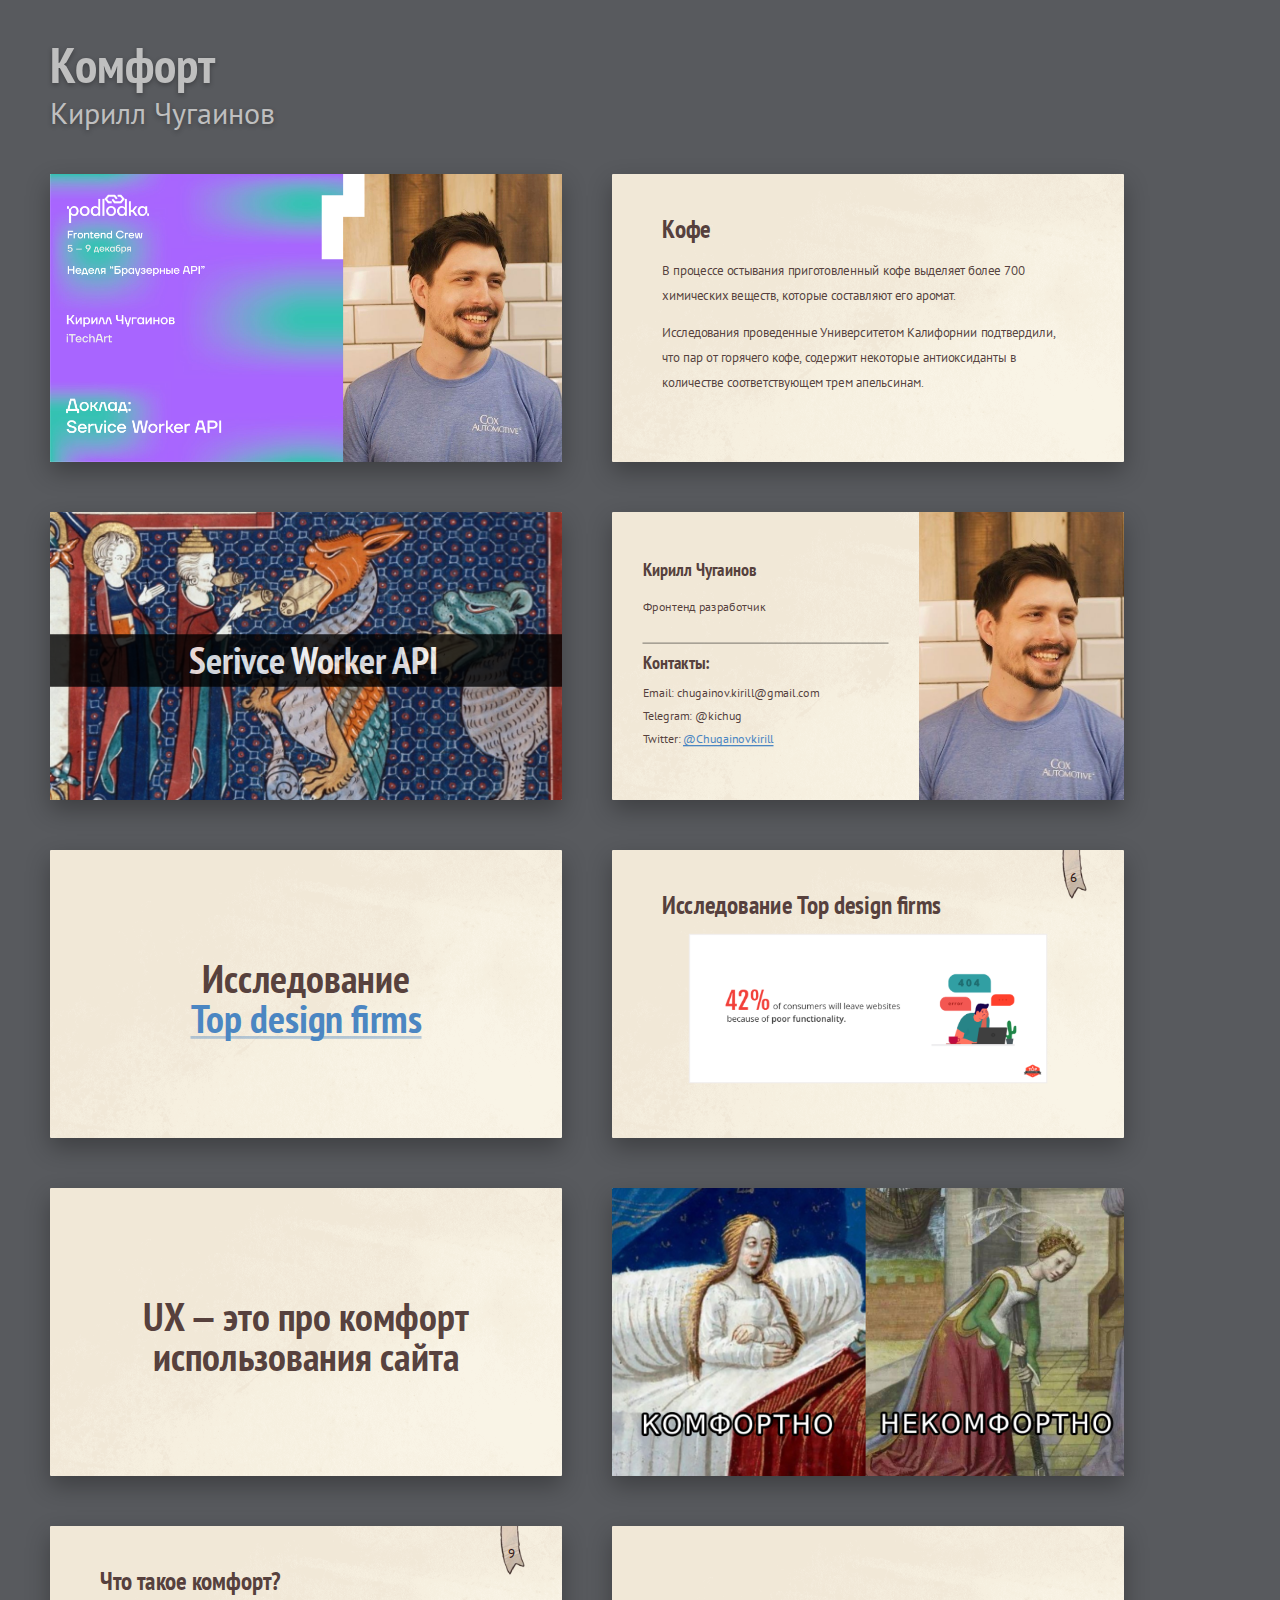
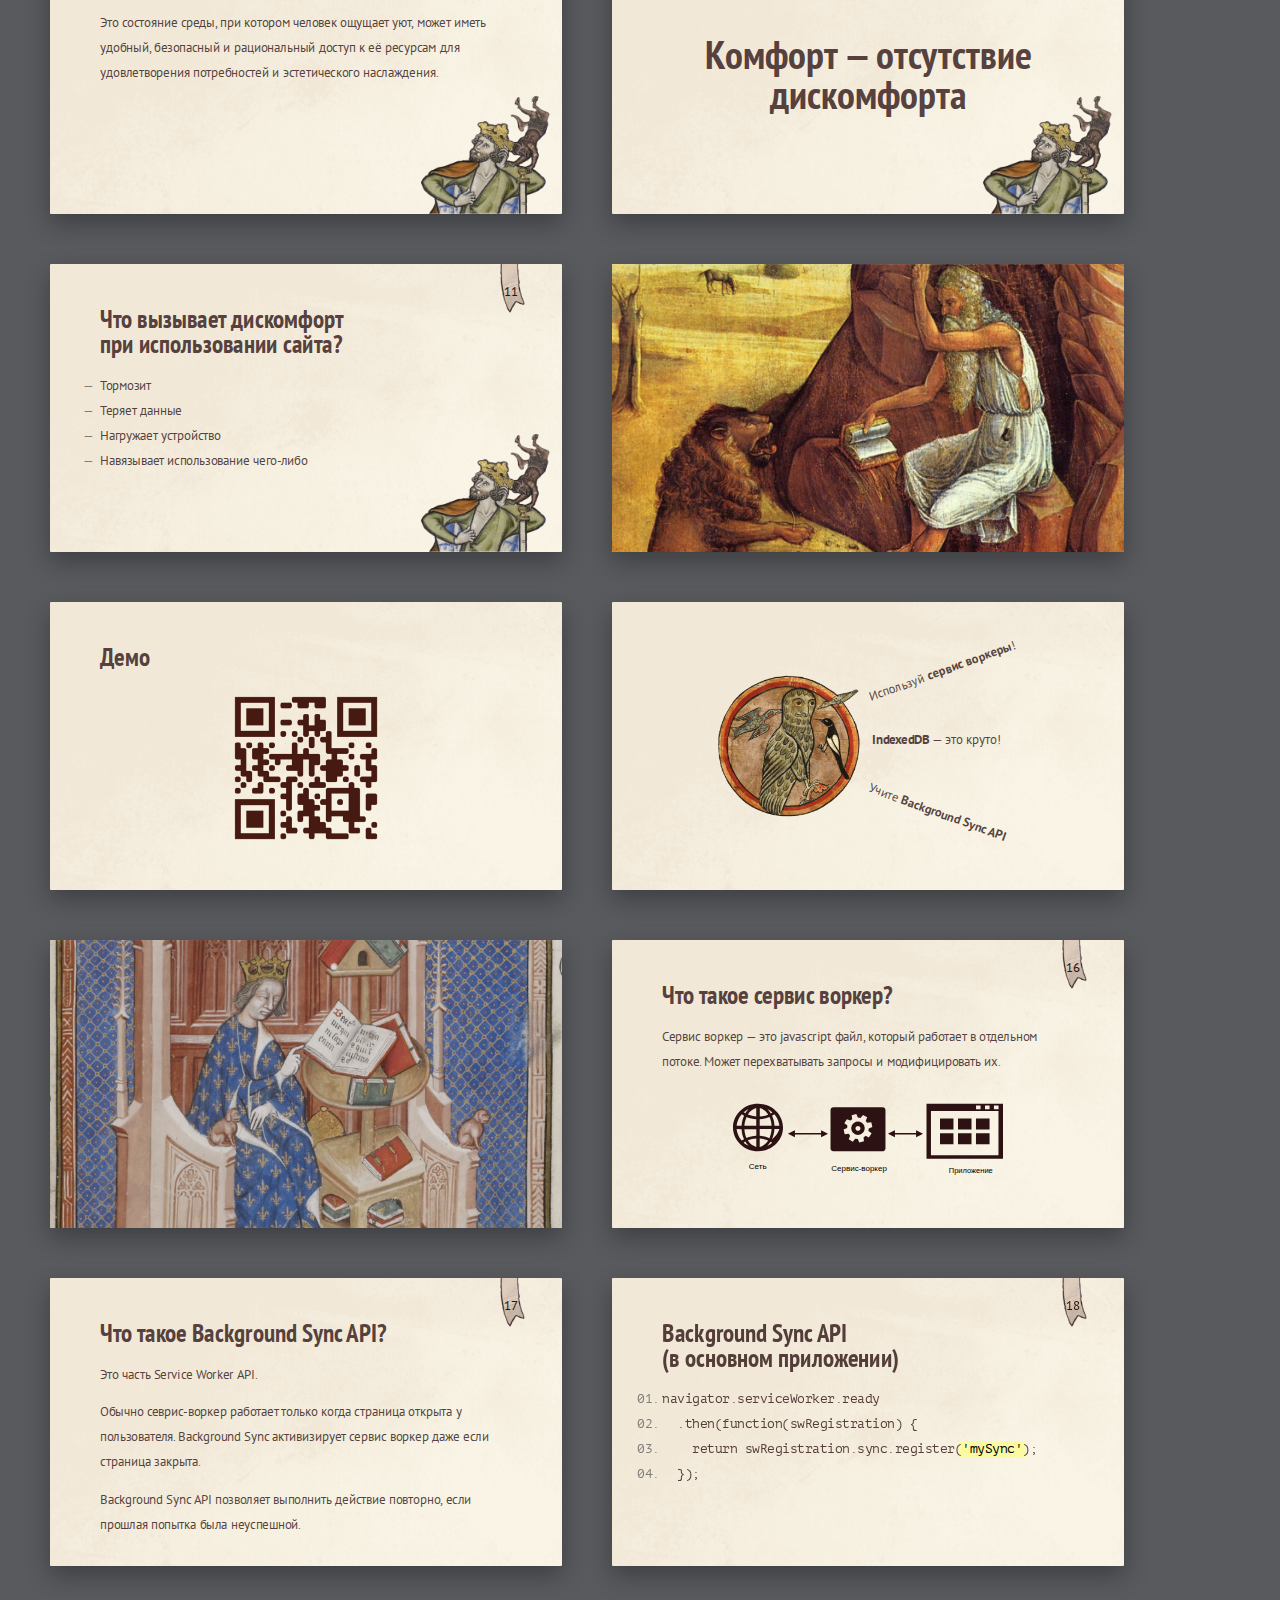
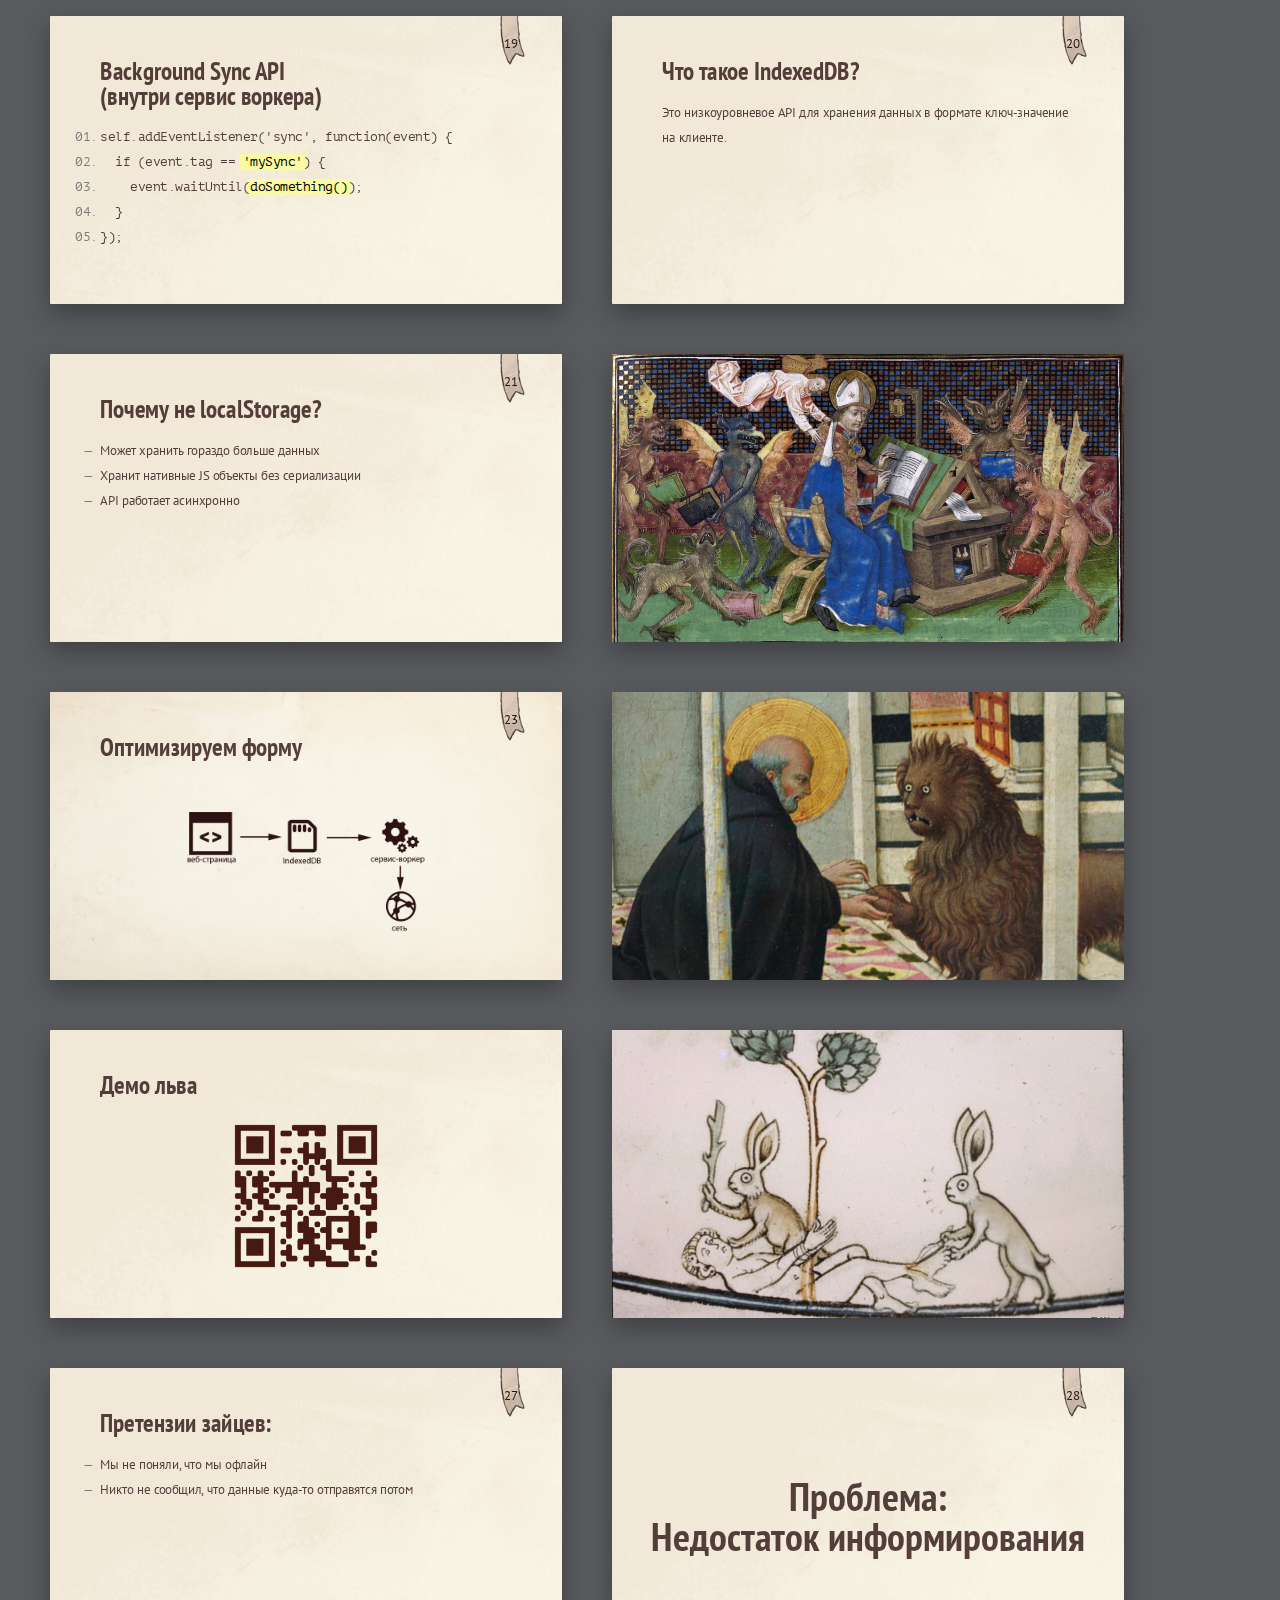
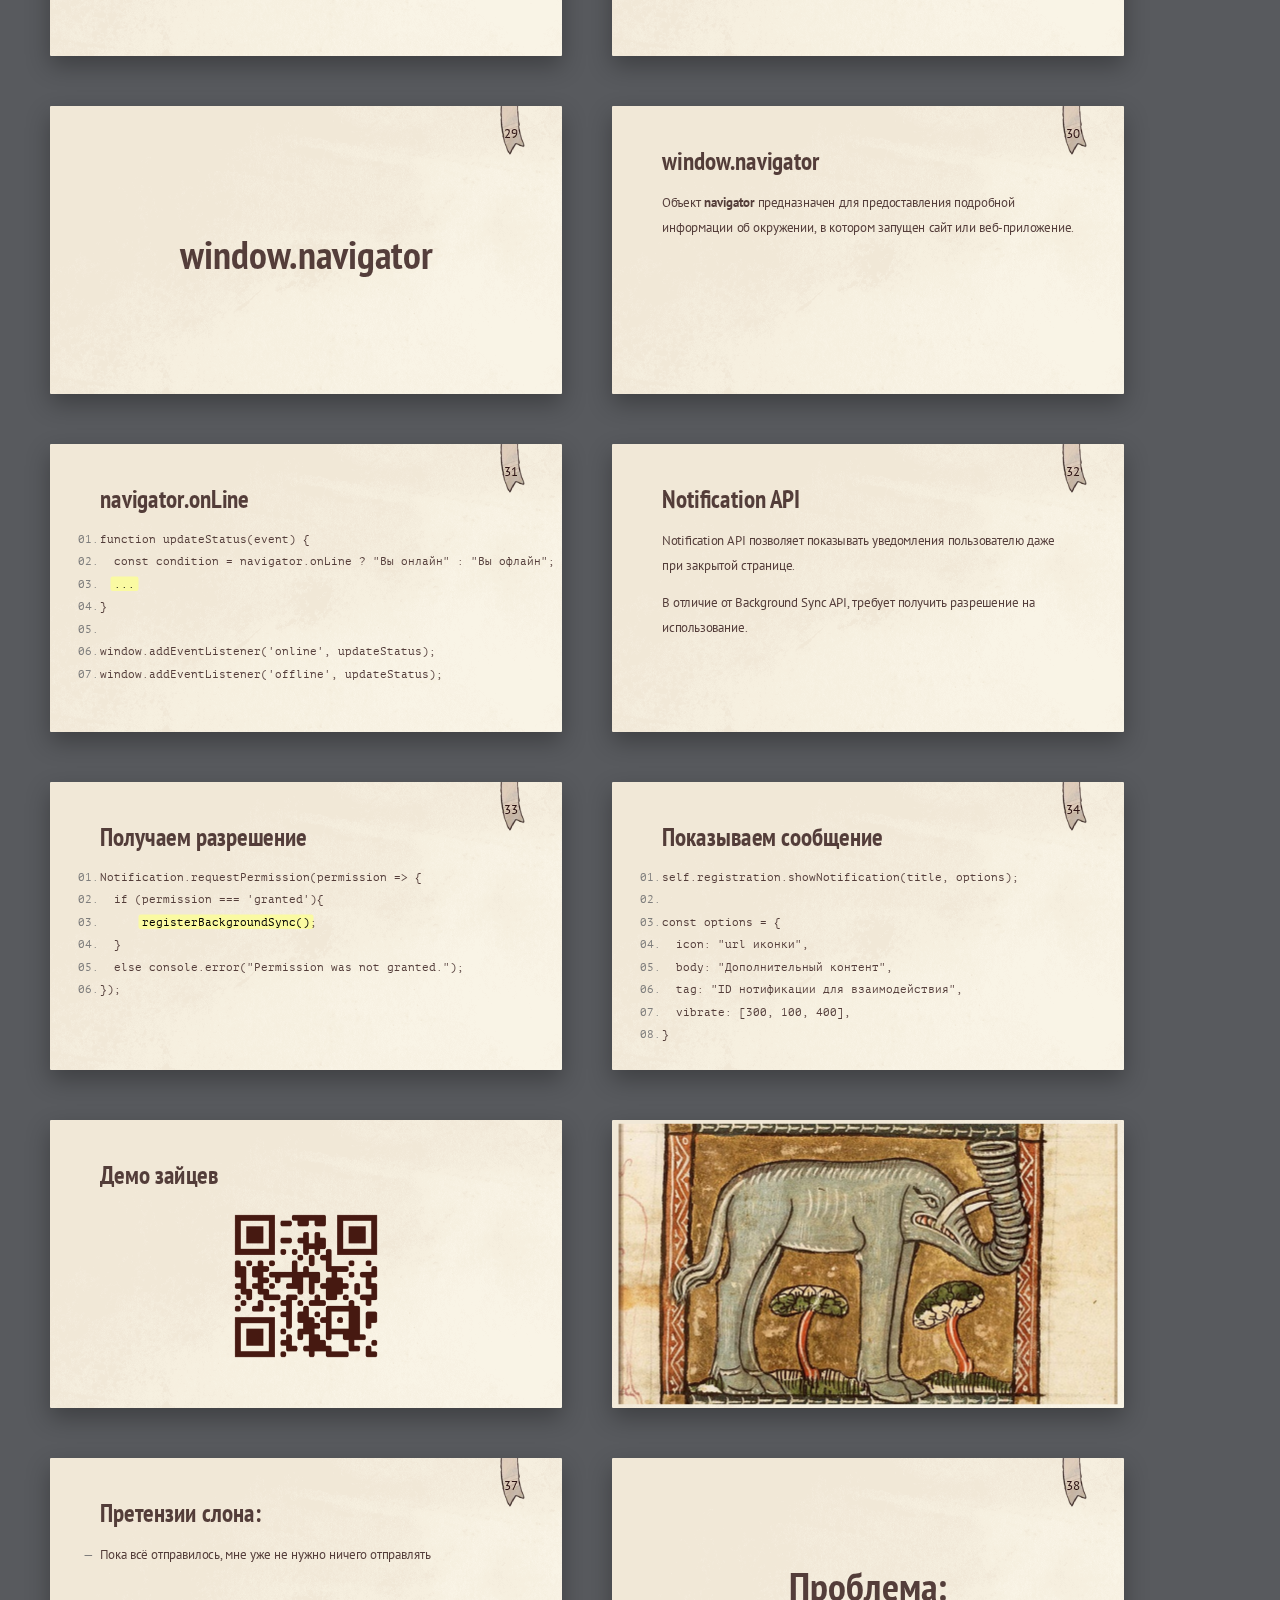
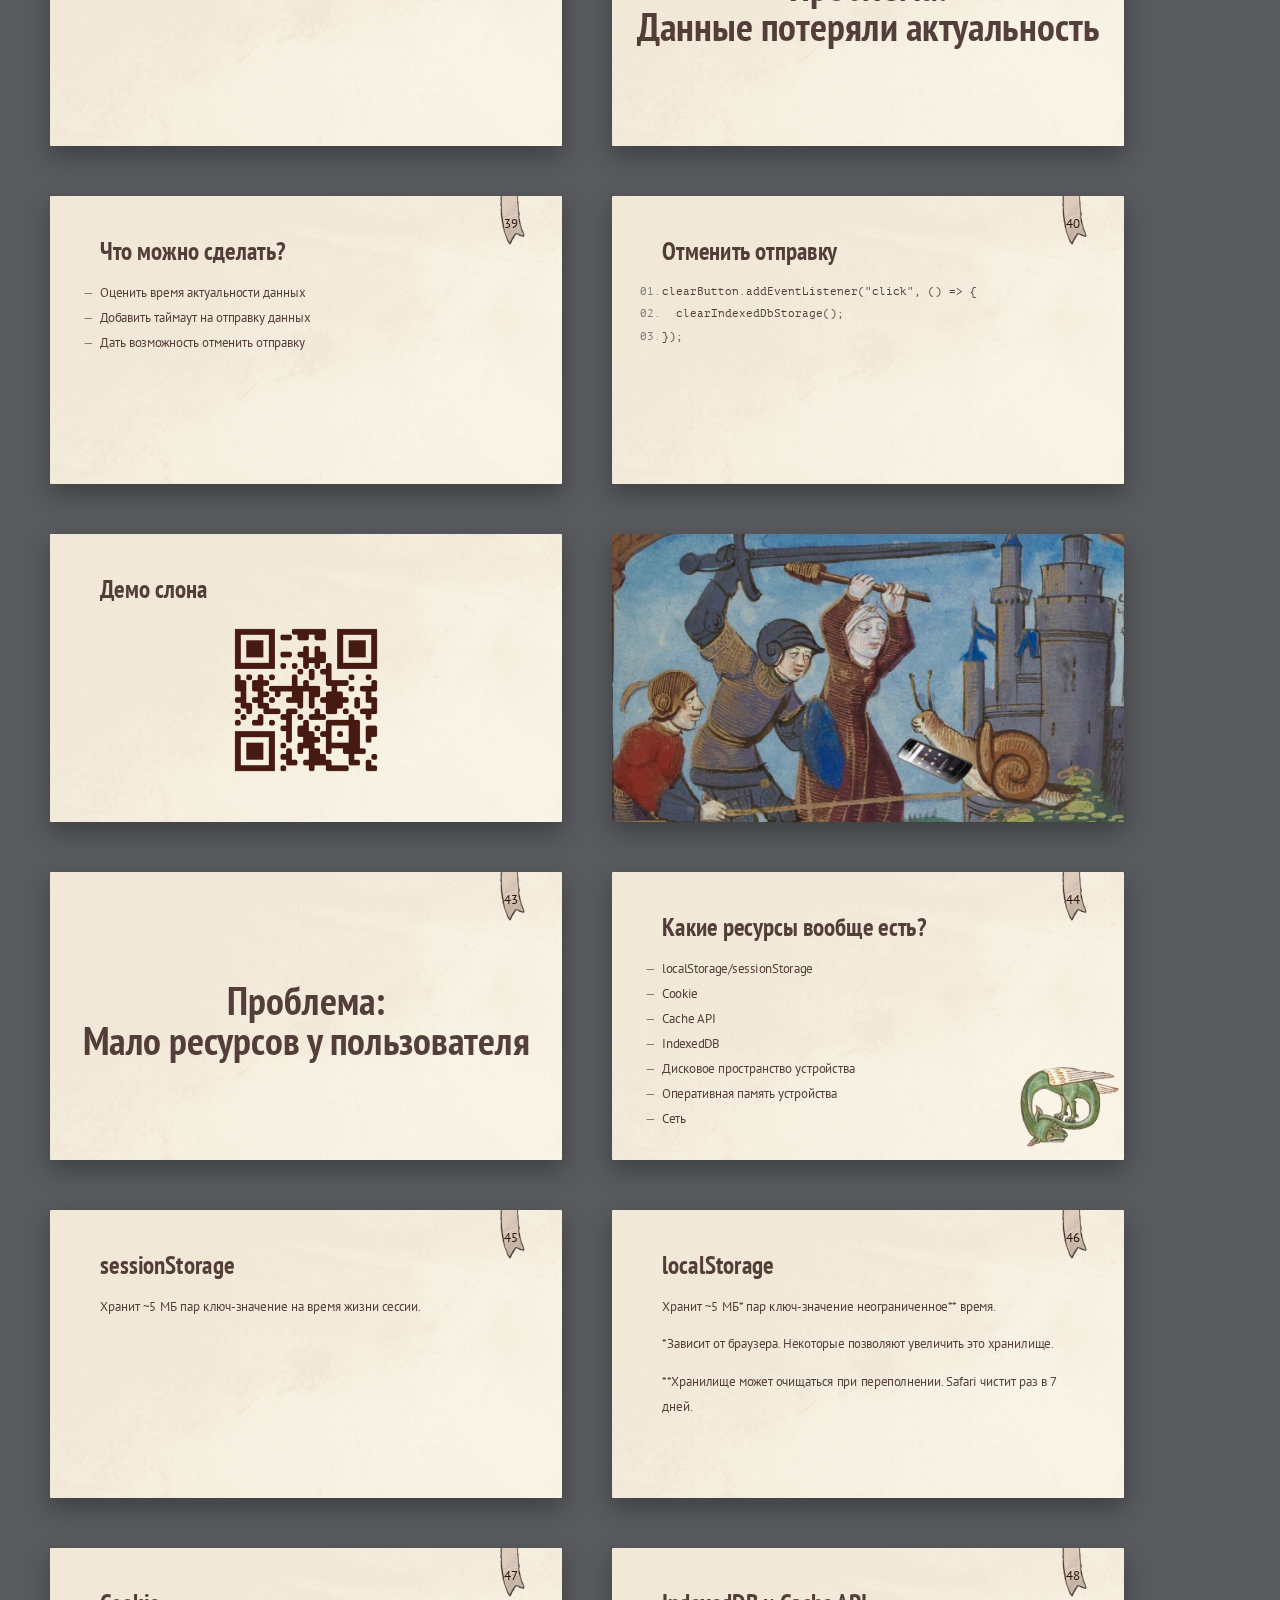
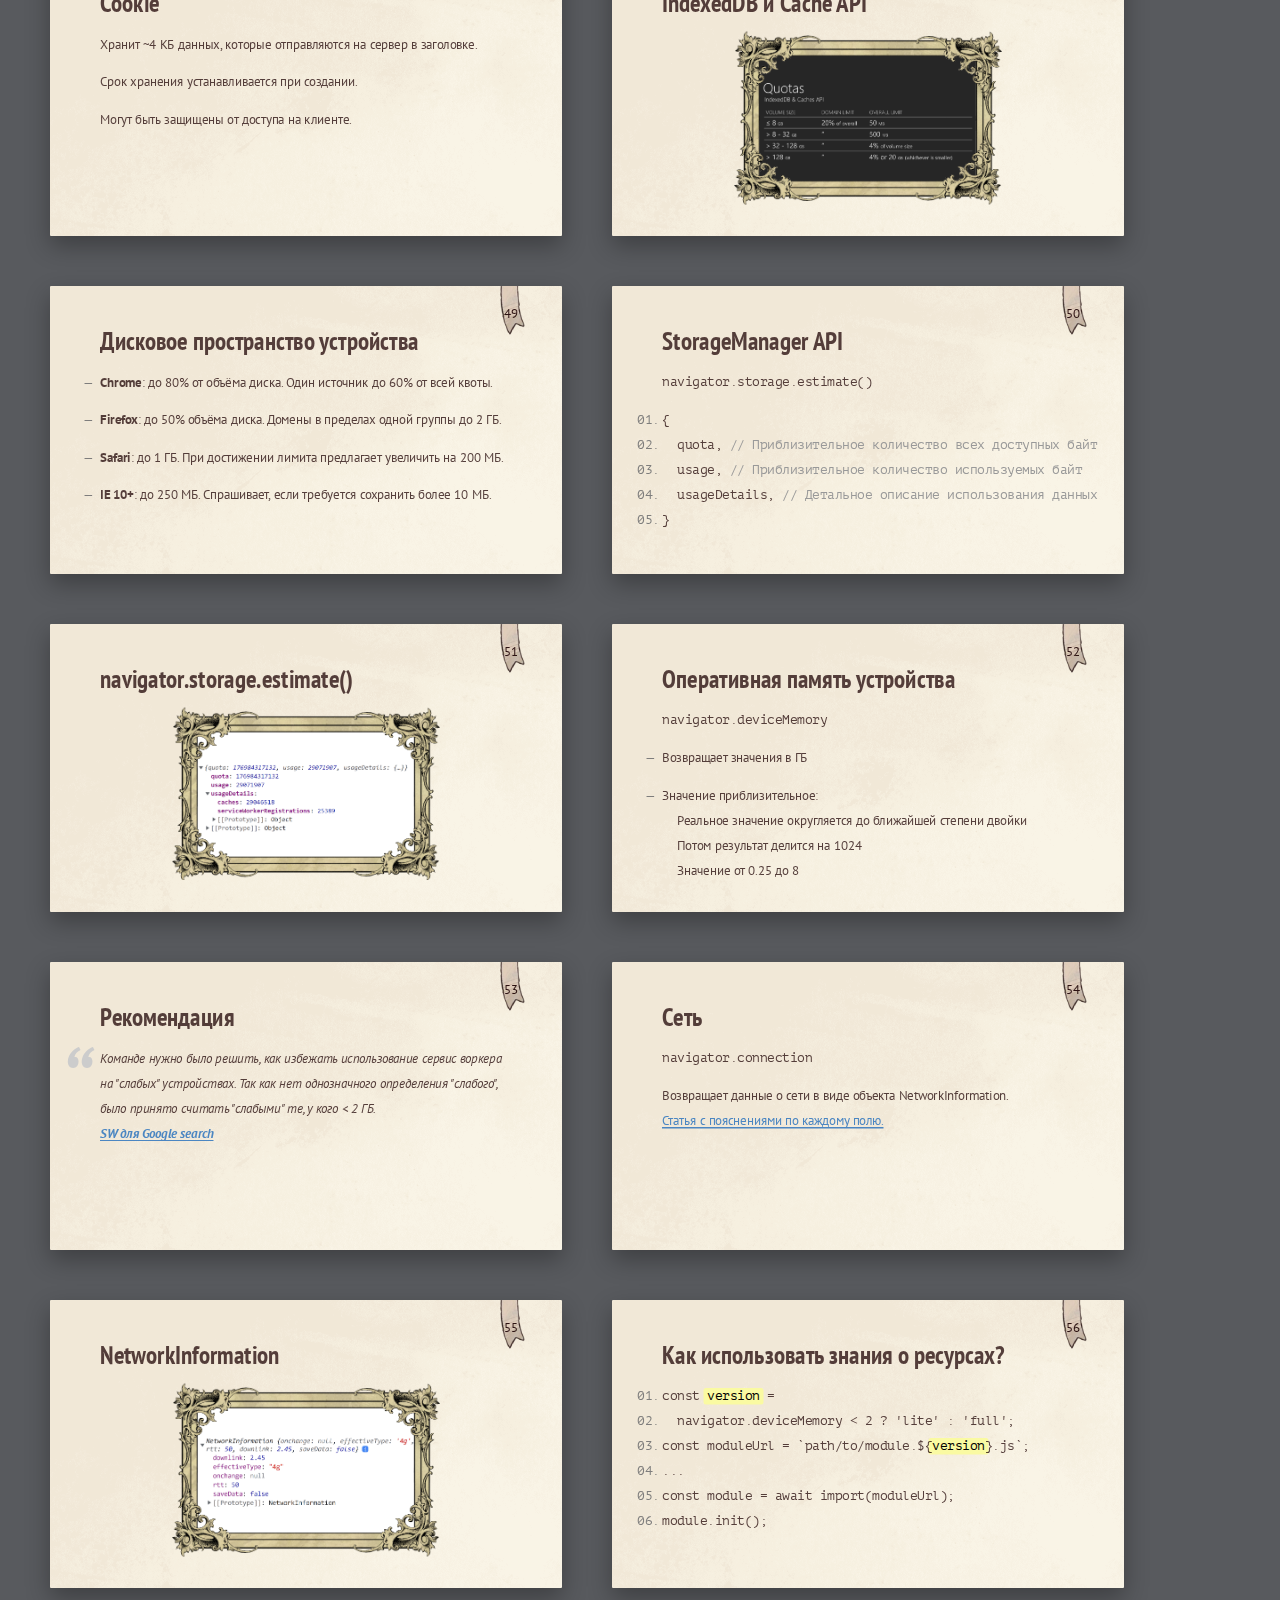
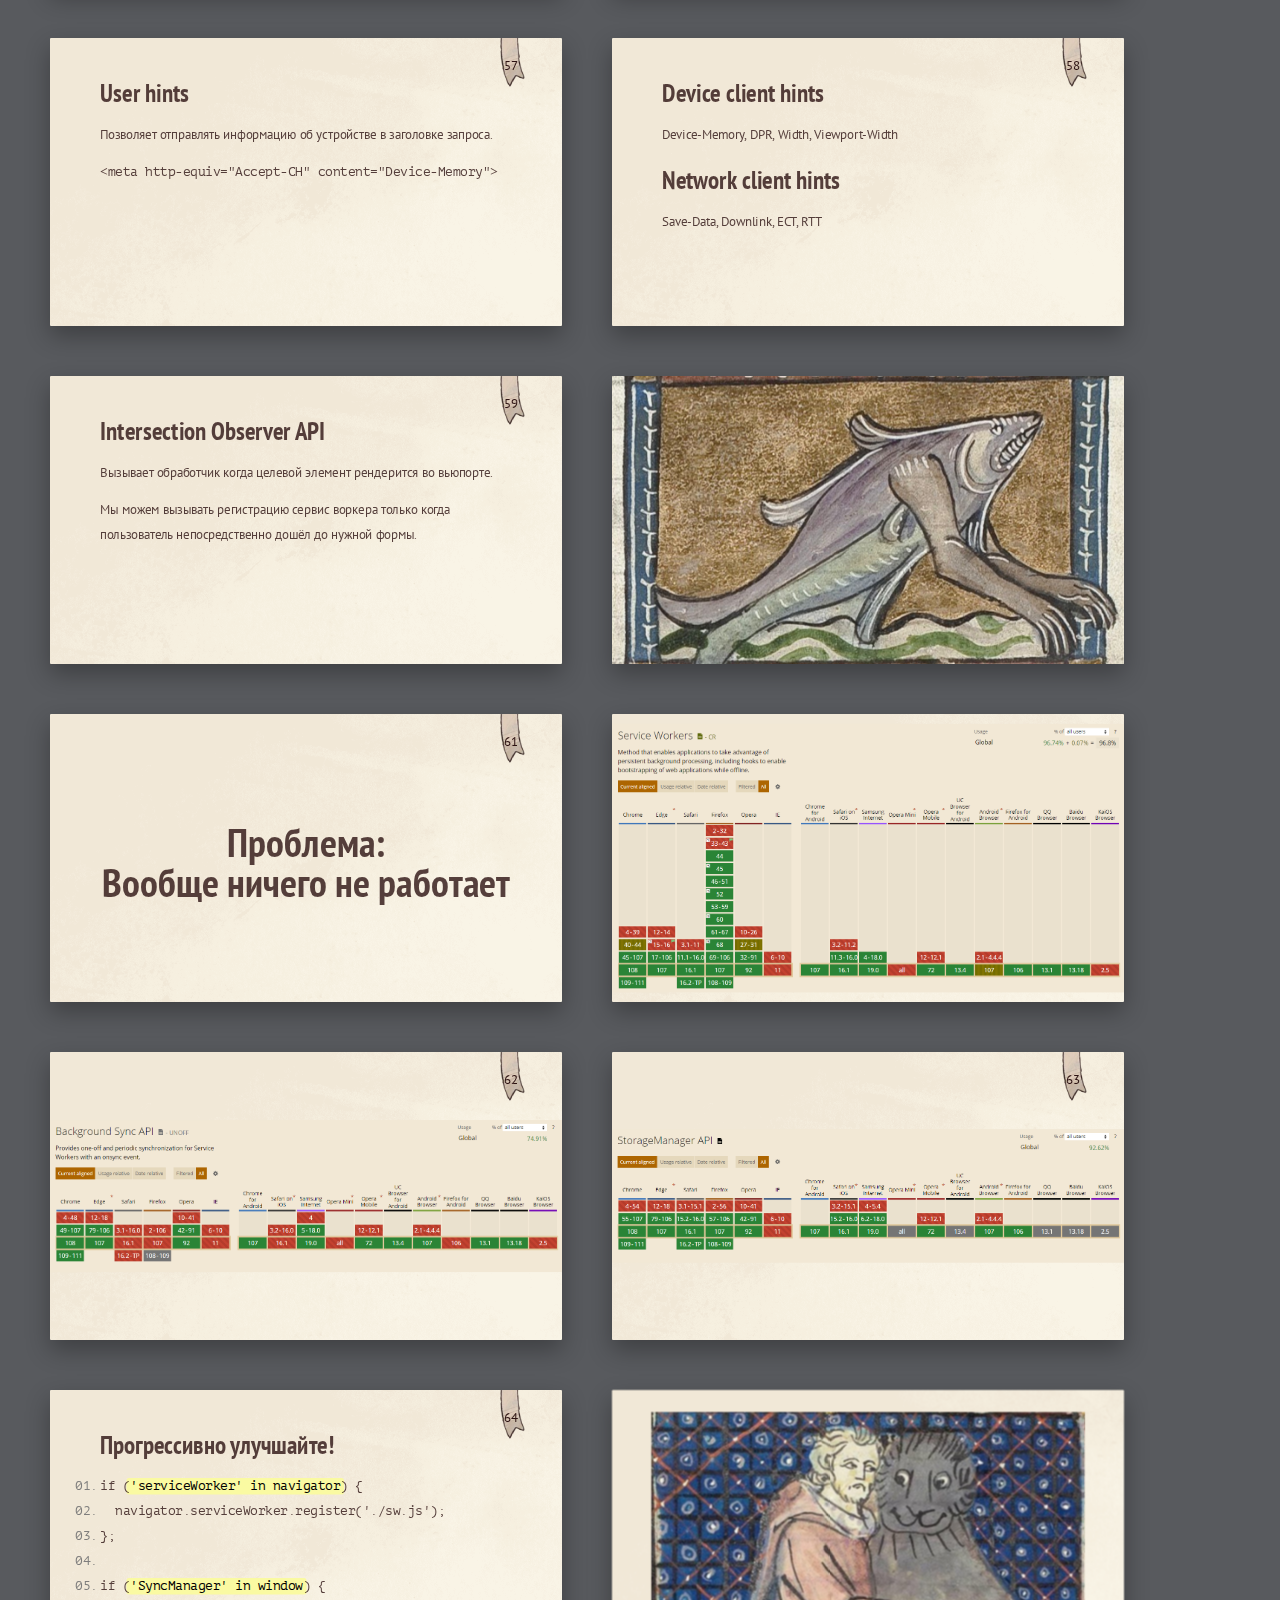
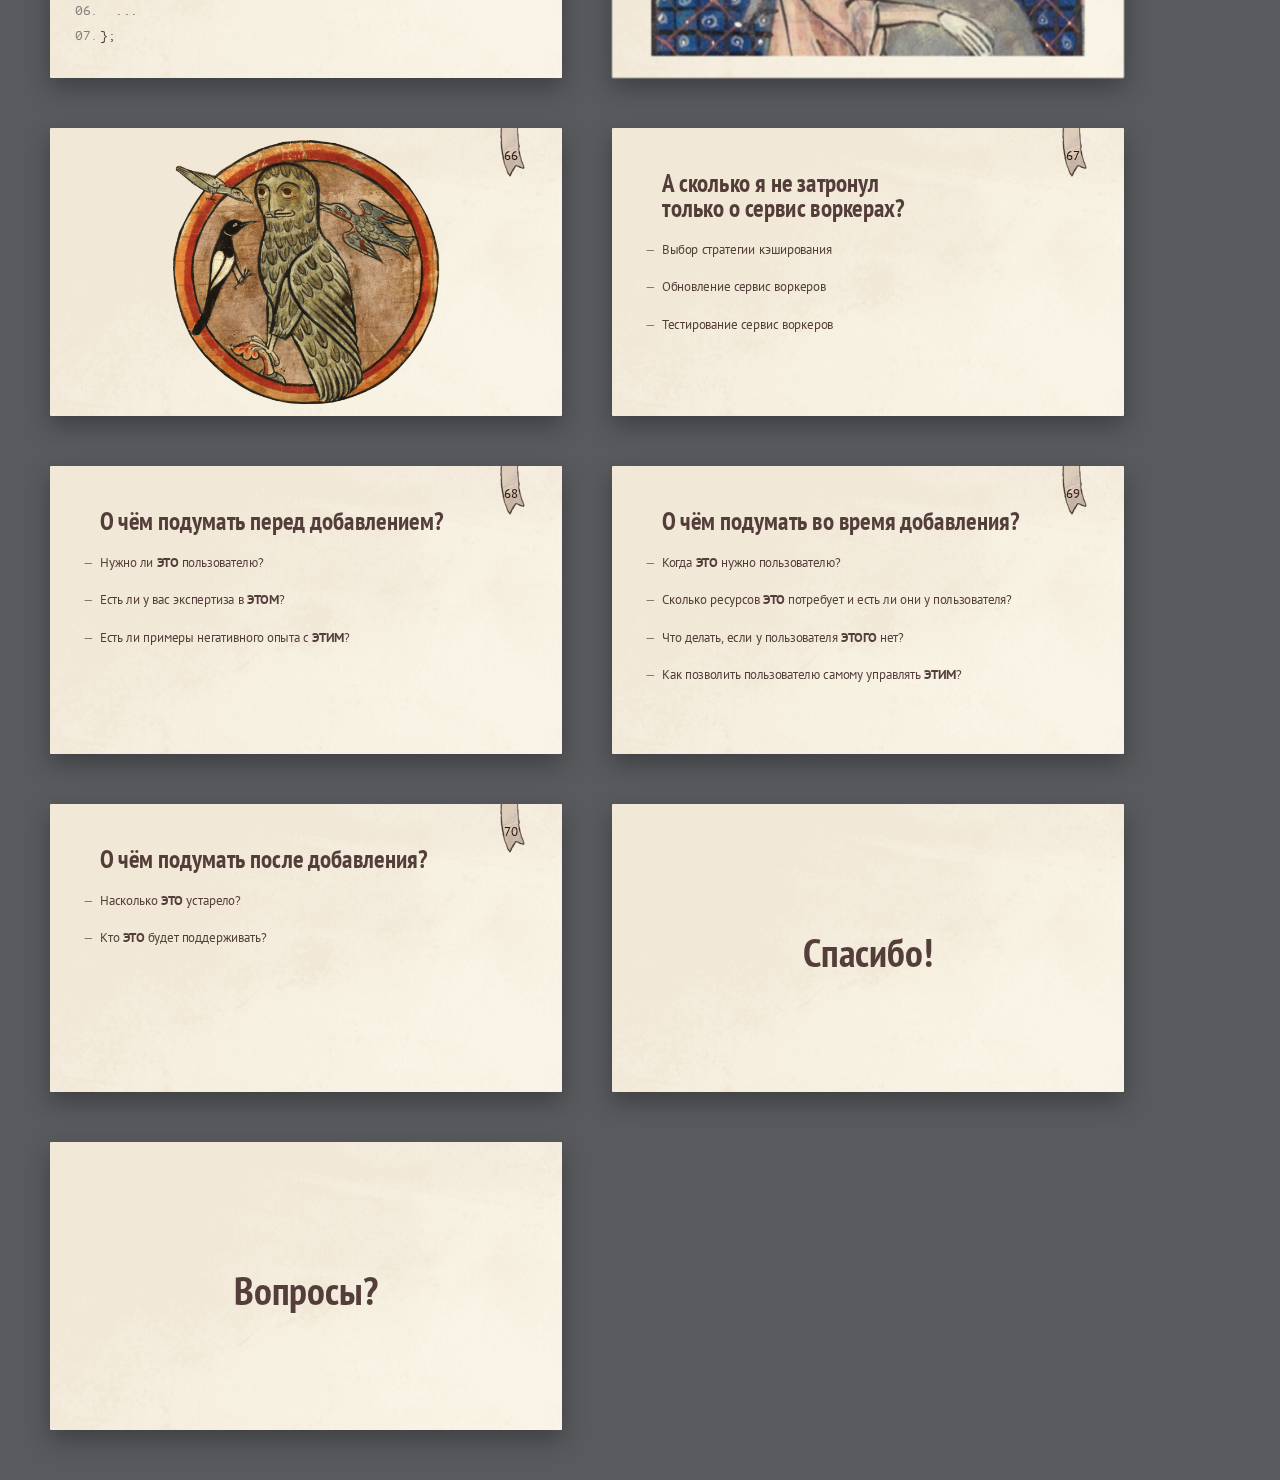
<file: index.html>
<!DOCTYPE html>
<html lang="ru">

<head>
    <title>Комфорт</title>
    <meta charset="utf-8">
    <meta name="viewport" content="width=device-width, initial-scale=1, viewport-fit=cover">
    <link rel="stylesheet" href="shower/themes/ribbon/styles/styles.css">
    <style>
        .shower {
            --slide-ratio: calc(16 / 9);
            --color-gray: #aaa;
            --progress-size: 25px;
        }

        .slide {
            background-image: url(./pictures/background.png);
        }

        .slide h2 {
            color: rgba(44, 18, 18, .8);
        }

        .slide {
            color: rgba(44, 18, 18, .8);
        }

        .slide .shout-less {
            font-size: 80px;
        }

        .cover.shrink-img-80 {
            max-width: 80%;
        }

        .cover.shrink-img-70 {
            max-width: 70%;
        }

        .cover.cover-down {
            top: 55%;
        }

        .small-code {
            font-size: 0.9em;
        }

        .slide::after {
            background-image: url("pictures/banner.png");
            background-position-y: bottom;
            color: rgb(44, 18, 18);
            padding-top: 30px;
            padding-right: 5px;
            left: 900px;
        }

        .slide.without-banner::after {
            display: none;
        }

        .progress::before {
            background-color: transparent;
            background-image: url("pictures/line.png");
            transform: none;
        }
    </style>
</head>

<body class="shower list">

    <header class="caption">
        <h1>Комфорт</h1>
        <p>Кирилл Чугаинов</p>
    </header>

    <section class="slide clear" id="cover">
        <figure>
            <img class="cover" src="pictures/preshow.jpg" alt="">
        </figure>
    </section>

    <section class="slide clear">
        <h2>Кофе</h2>
        <p>В процессе остывания приготовленный кофе выделяет более 700 химических веществ, которые составляют его
            аромат.</p>
        <p>Исследования проведенные Университетом Калифорнии подтвердили, что пар от горячего кофе, содержит некоторые
            антиоксиданты в количестве соответствующем трем апельсинам.</p>
    </section>

    <section class="slide clear" id="cover">
        <h2 class="shout">Serivce Worker API</h2>
        <figure>
            <img class="cover" src="pictures/cover.jpeg" alt="">
        </figure>
        <style>
            #cover h2 {
                background-color: black;
                opacity: .8;
                color: white;
                font-size: 75px;
                padding: .2em;
            }
        </style>
    </section>

    <section class="slide clear">
        <div class="sidebar place left">
            <div class="about place left center">
                <h2>Кирилл Чугаинов</h2>
                <div class="info">
                    <p class="info-line">Фронтенд разработчик</p>
                </div>
                <div class="contacts">
                    <h2>Контакты:</h2>
                    <p class="info-line">Email: chugainov.kirill@gmail.com</p>
                    <p class="info-line">Telegram: @kichug</p>
                    <p class="info-line">Twitter: <a href="https://twitter.com/Chugainovkirill">@Chugainovkirill</a></p>
                </div>
            </div>
        </div>
        <img src="pictures/kirill_photo.jpg" alt="Photo of speaker" class="photo place right z-top">
        <style>
            .sidebar {
                width: 60%;
                height: 100%;
            }

            .about {
                margin-left: 10%;
                width: 80%;
            }

            .about h2 {
                font-size: 36px;
            }

            .about .info {
                font-size: 24px;
                padding-bottom: 1em;
                border-bottom: 1px solid black;
            }

            .about .contacts {
                font-size: 24px;
                margin-top: 20px;
                line-height: .9em;
            }

            .info-line.bold {
                font-weight: bold;
            }

            .photo {
                width: 40%;
                height: auto;
            }
        </style>
    </section>

    <section class="slide clear">
        <h2 class="shout shout-less">
            Исследование <br>
            <a href="https://topdesignfirms.com/web-design/blog/website-redesign-checklist">Top design firms</a>
        </h2>
    </section>

    <section class="slide">
        <h2>Исследование Top design firms</h2>
        <figure>
            <img class="cover shrink-img-70 cover-down" src="pictures/top-design-42.png"
                alt="42 percent will leave due to poor functionality">
        </figure>
    </section>

    <section class="slide clear">
        <h2 class="shout shout-less">
            UX — это про комфорт использования сайта
        </h2>
    </section>

    <section class="slide clear">
        <figure>
            <img class="cover" src="pictures/комфортно - некомфортно.png" alt="Comfortable versus uncomfortable">
        </figure>
    </section>

    <section class="slide">
        <h2>Что такое комфорт?</h2>
        <p>
            Это состояние среды, при котором человек ощущает уют, может иметь <br>
            удобный, безопасный и рациональный доступ к её ресурсам для <br>
            удовлетворения потребностей и эстетического наслаждения.
        </p>
        <figure>
            <img class="cover" src="pictures/what is comfort.png" alt="">
        </figure>
    </section>

    <section class="slide clear">
        <h2 class="shout shout-less">Комфорт — отсутствие дискомфорта</h2>
        <figure>
            <img class="cover" src="pictures/what is comfort.png" alt="">
        </figure>
    </section>

    <section class="slide" id="whatIsComfort">
        <h2>Что вызывает дискомфорт<br> при использовании сайта?</h2>
        <ul>
            <li>
                Тормозит
            </li>
            <li class="next">
                Теряет данные
            </li>
            <li class="next">
                Нагружает устройство
            </li>
            <li class="next">
                Навязывает использование чего-либо
            </li>
        </ul>
        <figure>
            <img class="cover" src="pictures/what is comfort.png" alt="">
        </figure>
    </section>

    <section class="slide clear">
        <figure>
            <img class="cover" src="pictures/lion.jpg" alt="Lion brings requirements to dev">
        </figure>
    </section>

    <section class="slide clear">
        <h2>Демо</h2>
        <figure style="text-align: center;">
            <img width="40%" src="pictures/qr-code.png">
        </figure>
    </section>

    <section class="slide clear">
        <figure>
            <img src="pictures/owl.png" alt="" class="place left owl"
                style="transform: translate(0, -50%) scale(-1, 1);">
        </figure>
        <div class="next round-text round-text-1">Используй <b>сервис воркеры</b>!</div>
        <div class="next round-text round-text-2"><b>IndexedDB</b> — это круто!</div>
        <div class="next round-text round-text-3">Учите <b>Background Sync API</b></div>
        <style>
            .slide .owl {
                width: 30%;
                left: 200px;
            }

            .round-text {
                position: absolute;
                transform-origin: left;
            }

            .round-text-1 {
                transform: rotate(-20deg);
                top: 165px;
                left: 515px;
            }

            .round-text-2 {
                top: 250px;
                left: 520px;
            }

            .round-text-3 {
                transform: rotate(20deg);
                top: 345px;
                left: 515px;
            }

            .round-text-4 {
                transform: rotate(-10deg);
                top: 165px;
                left: 400px;
            }
        </style>
    </section>

    <section class="slide clear">
        <figure>
            <img class="cover" src="pictures/documentation.jpg" alt="">
        </figure>
    </section>

    <section class="slide">
        <h2>Что такое сервис воркер?</h2>
        <p>Сервис воркер — это javascript файл, который работает в отдельном потоке. Может перехватывать запросы и
            модифицировать их.</p>
        <figure>
            <img class="cover sw-schema" src="pictures/service-worker.svg" alt="схема расположения сервис воркера">
        </figure>
        <style>
            .cover.sw-schema {
                top: 70%;
            }
        </style>
    </section>

    <section class="slide">
        <h2>Что такое Background Sync API?</h2>
        <p>
            Это часть Service Worker API.
        </p>
        <p>
            Обычно севрис-воркер работает только когда страница открыта у пользователя. Background Sync активизирует
            сервис воркер даже если страница закрыта.
        </p>
        <p>Background Sync API позволяет выполнить действие повторно, если прошлая попытка была неуспешной. </p>
    </section>

    <section class="slide">
        <h2>Background Sync API <br>(в основном приложении)</h2>
        <pre>
          <code>navigator.serviceWorker.ready</code>
          <code>  .then(function(swRegistration) {</code>
          <code>    return swRegistration.sync.register(<mark>'mySync'</mark>);</code>
          <code>  });</code>
        </pre>
    </section>

    <section class="slide">
        <h2>Background Sync API <br>(внутри сервис воркера)</h2>
        <pre>
          <code>self.addEventListener('sync', function(event) {</code>
          <code>  if (event.tag == <mark>'mySync'</mark>) {</code>
          <code>    event.waitUntil(<mark>doSomething()</mark>);</code>
          <code>  }</code>
          <code>});</code>
        </pre>
    </section>

    <section class="slide">
        <h2>Что такое IndexedDB?</h2>
        <p>Это низкоуровневое API для хранения данных в формате ключ-значение на клиенте.</p>
    </section>

    <section class="slide">
        <h2>Почему не localStorage?</h2>
        <ul>
            <li class="next">Может хранить гораздо больше данных</li>
            <li class="next">Хранит нативные JS объекты без сериализации</li>
            <li class="next">API работает асинхронно</li>
        </ul>
    </section>

    <section class="slide clear">
        <figure>
            <img class="cover" src="pictures/first-idea.jpg" alt="Lion brings requirements to dev">
        </figure>
    </section>

    <section class="slide">
        <h2>Оптимизируем форму</h2>
        <figure>
            <img class="cover" src="pictures/demand-sending.png" alt="Scheme of demand sending">
        </figure>
    </section>

    <section class="slide clear">
        <figure>
            <img class="cover" src="pictures/branch.jpg" alt="Dev brings the site to customer">
        </figure>
    </section>

    <section class="slide clear">
        <h2>Демо льва</h2>
        <figure style="text-align: center;">
            <img width="40%" src="pictures/qr-code.png">
        </figure>
    </section>

    <section class="slide clear">
        <figure>
            <img class="cover" src="pictures/sad users.jpg" alt="">
        </figure>
    </section>

    <section class="slide">
        <h2>Претензии зайцев:</h2>
        <ul>
            <li>
                Мы не поняли, что мы офлайн
            </li>
            <li>
                Никто не сообщил, что данные куда-то отправятся потом
            </li>
        </ul>
    </section>

    <section class="slide">
        <h2 class="shout shout-less shrink">Проблема: <br>Недостаток информирования</h2>
    </section>

    <section class="slide">
        <h2 class="shout shout-less">window.navigator</h2>
    </section>

    <section class="slide">
        <h2>window.navigator</h2>
        <p>Объект <b>navigator</b> предназначен для предоставления подробной <br>
            информации об окружении, в котором запущен сайт или веб-приложение.</p>
    </section>

    <section class="slide">
        <h2>navigator.onLine</h2>
        <pre class="small-code">
          <code>function updateStatus(event) {</code>
          <code>  const condition = navigator.onLine ? "Вы онлайн" : "Вы офлайн";</code>
          <code>  <mark>...</mark></code>
          <code>}</code>
          <code> </code>
          <code>window.addEventListener('online', updateStatus);</code>
          <code>window.addEventListener('offline', updateStatus);</code>
        </pre>
    </section>

    <section class="slide">
        <h2>Notification API</h2>
        <p>Notification API позволяет показывать уведомления пользователю даже при закрытой странице.</p>
        <p>В отличие от Background Sync API, требует получить разрешение на использование.</p>
    </section>

    <section class="slide">
        <h2>Получаем разрешение</h2>
        <pre class="small-code">
            <code>Notification.requestPermission(permission => {</code>
            <code>  if (permission === 'granted'){</code>
            <code>      <mark>registerBackgroundSync()</mark>;</code>
            <code>  }</code>
            <code>  else console.error("Permission was not granted.");</code>
            <code>});</code>
        </pre>
    </section>

    <section class="slide">
        <h2>Показываем сообщение</h2>
        <pre class="small-code">
            <code>self.registration.showNotification(title, options);</code>
            <code> </code>
            <code>const options = {</code>
            <code>  icon: "url иконки",</code>
            <code>  body: "Дополнительный контент",</code>
            <code>  tag: "ID нотификации для взаимодействия",</code>
            <code>  vibrate: [300, 100, 400],</code>
            <code>}</code>
        </pre>
    </section>

    <section class="slide clear">
        <h2>Демо зайцев</h2>
        <figure style="text-align: center;">
            <img width="40%" src="pictures/qr-code.png">
        </figure>
    </section>

    <section class="slide clear">
        <figure>
            <img class="cover" src="pictures/slon.jpg" alt="">
        </figure>
    </section>

    <section class="slide">
        <h2>Претензии слона:</h2>
        <ul>
            <li>
                Пока всё отправилось, мне уже не нужно ничего отправлять
            </li>
        </ul>
    </section>

    <section class="slide">
        <h2 class="shout shout-less shrink">Проблема: <br>Данные потеряли актуальность</h2>
    </section>

    <section class="slide">
        <h2>Что можно сделать?</h2>
        <ul>
            <li class="next">Оценить время актуальности данных</li>
            <li class="next">Добавить таймаут на отправку данных</li>
            <li class="next">Дать возможность отменить отправку</li>
        </ul>
    </section>

    <section class="slide">
        <h2>Отменить отправку</h2>
        <pre class="small-code">
            <code>clearButton.addEventListener("click", () => {</code>
            <code>  clearIndexedDbStorage();</code>
            <code>});</code>
        </pre>
    </section>

    <section class="slide clear">
        <h2>Демо слона</h2>
        <figure style="text-align: center;">
            <img width="40%" src="pictures/qr-code.png">
        </figure>
    </section>

    <section class="slide clear">
        <figure>
            <img class="cover" src="pictures/slim.png" alt="">
        </figure>
    </section>

    <section class="slide">
        <h2 class="shout shout-less shrink">Проблема: <br>Мало ресурсов у пользователя</h2>
    </section>

    <section class="slide">
        <h2>Какие ресурсы вообще есть?</h2>
        <ul>
            <li class="next">localStorage/sessionStorage</li>
            <li class="next">Cookie</li>
            <li class="next">Cache API</li>
            <li class="next">IndexedDB</li>
            <li class="next">Дисковое пространство устройства</li>
            <li class="next">Оперативная память устройства</li>
            <li class="next">Сеть</li>
        </ul>
        <figure>
            <img class="cover" src="pictures/Design-1.png" alt="">
        </figure>
    </section>

    <section class="slide">
        <h2>sessionStorage</h2>
        <p>Хранит ~5 МБ пар ключ-значение на время жизни сессии.</p>
    </section>

    <section class="slide">
        <h2>localStorage</h2>
        <p>Хранит ~5 МБ* пар ключ-значение неограниченное** время.</p>
        <p class="next">*Зависит от браузера. Некоторые позволяют увеличить это хранилище.</p>
        <p class="next">**Хранилище может очищаться при переполнении. Safari чистит раз в 7 дней.</p>
    </section>

    <section class="slide">
        <h2>Cookie</h2>
        <p>Хранит ~4 КБ данных, которые отправляются на сервер в заголовке.</p>
        <p class="next">Срок хранения устанавливается при создании.</p>
        <p class="next">Могут быть защищены от доступа на клиенте.</p>
    </section>

    <section class="slide">
        <h2>IndexedDB и Cache API</h2>
        <figure style="text-align: center;">
            <img src="pictures/quotas.png" width="65%" alt="">
        </figure>
        <!-- Microsoft Edge, FireFox, Chrome and Opera -->
    </section>

    <section class="slide">
        <h2>Дисковое пространство устройства</h2>
        <ul>
            <li class="next">
                <p> <b>Chrome</b>: до 80% от объёма диска. Один источник до 60% от всей квоты.</p>
            </li>
            <li class="next">
                <p> <b>Firefox</b>: до 50% объёма диска. Домены в пределах одной группы до 2 ГБ.</p>
            </li>
            <li class="next">
                <p> <b>Safari</b>: до 1 ГБ. При достижении лимита предлагает увеличить на 200 МБ.</p>
            </li>
            <li class="next">
                <p> <b>IE 10+</b>: до 250 МБ. Спрашивает, если требуется сохранить более 10 МБ.</p>
            </li>
        </ul>
    </section>

    <section class="slide">
        <h2>StorageManager API</h2>
        <pre>
            <code>navigator.storage.estimate()</code>
        </pre>
        <pre class="next">
            <code>{</code>
            <code>  quota, <span class="comment">// Приблизительное количество всех доступных байт</span></code>
            <code>  usage, <span class="comment">// Приблизительное количество используемых байт</span></code>
            <code>  usageDetails, <span class="comment">// Детальное описание использования данных</span></code>
            <code>}</code>
        </pre>
    </section>

    <section class="slide">
        <h2>navigator.storage.estimate()</h2>
        <figure style="text-align: center;">
            <img src="pictures/est.png" width="65%" alt="">
        </figure>
    </section>

    <section class="slide">
        <h2>Оперативная память устройства</h2>
        <pre>
            <code>navigator.deviceMemory</code>
        </pre>
        <ul>
            <li class="next">
                <p>Возвращает значения в ГБ</p>
            </li>
            <li class="next">
                <p>
                    Значение приблизительное: <br>
                    <span class="next tabulation">Реальное значение округляется до ближайшей степени двойки </span><br>
                    <span class="next tabulation">Потом результат делится на 1024 </span><br>
                    <span class="next tabulation">Значение от 0.25 до 8 </span><br>
                </p>
            </li>
        </ul>
        <style>
            .tabulation {
                margin-left: 30px;
            }
        </style>
    </section>

    <section class="slide">
        <h2>Рекомендация</h2>
        <blockquote>
            <p>Команде нужно было решить, как избежать использование сервис воркера <br>
                на "слабых" устройствах. Так как нет однозначного определения "слабого",<br>
                было принято считать "слабыми" те, у кого &lt; 2 ГБ.</p>
        </blockquote>
        <figcaption><a href="https://web.dev/google-search-sw/">SW для Google search</a></figcaption>
    </section>

    <section class="slide">
        <h2>Сеть</h2>
        <pre>
            <code>navigator.connection</code>
        </pre>
        <p>
            Возвращает данные о сети в виде объекта NetworkInformation. <br>
            <a
                href="https://coyotess.medium.com/how-to-get-information-about-user-network-connection-in-javascript-4d63fd58f15f">
                Статья с пояснениями по каждому полю.
            </a>
        </p>
    </section>

    <section class="slide">
        <h2>NetworkInformation</h2>
        <figure style="text-align: center;">
            <img src="pictures/connection.png" width="65%" alt="">
        </figure>
    </section>

    <section class="slide">
        <h2>Как использовать знания о ресурсах?</h2>
        <pre>
            <code>const <mark>version</mark> =</code>
            <code>  navigator.deviceMemory < 2 ? 'lite' : 'full';</code>
            <code class="next">const moduleUrl = `path/to/module.${<mark>version</mark>}.js`;</code>
            <code class="next">...</code>
            <code class="next">const module = await import(moduleUrl);</code>
            <code class="next">module.init();</code>
        </pre>
    </section>

    <section class="slide">
        <h2>User hints</h2>
        <p>Позволяет отправлять информацию об устройстве в заголовке запроса.</p>
        <pre>
            <code>&lt;meta http-equiv="Accept-CH" content="Device-Memory"&gt;</code>
        </pre>
    </section>

    <section class="slide">
        <h2>Device client hints</h2>
        <p>Device-Memory, DPR, Width, Viewport-Width</p>

        <h2>Network client hints</h2>
        <p>Save-Data, Downlink, ECT, RTT</p>
    </section>

    <section class="slide">
        <h2>Intersection Observer API</h2>
        <p>Вызывает обработчик когда целевой элемент рендерится во вьюпорте.</p>
        <p>Мы можем вызывать регистрацию сервис воркера только когда пользователь непосредственно дошёл до нужной формы.
        </p>
    </section>

    <section class="slide clear">
        <figure>
            <img class="cover" src="pictures/Дельфин.jpg" alt="">
        </figure>
    </section>

    <section class="slide">
        <h2 class="shout shout-less">Проблема: <br>Вообще ничего не работает</h2>
    </section>

    <section class="slide without-banner">
        <figure>
            <img class="cover" src="pictures/SW-CIU.png" alt="">
        </figure>
    </section>

    <section class="slide">
        <figure>
            <img class="cover" src="pictures/BS-CIU.png" alt="">
        </figure>
    </section>

    <section class="slide">
        <figure>
            <img class="cover" src="pictures/SM-CIU.png" alt="">
        </figure>
    </section>

    <section class="slide">
        <h2>Прогрессивно улучшайте!</h2>
        <pre>
            <code>if (<mark>'serviceWorker' in navigator</mark>) { </code>
            <code>  navigator.serviceWorker.register('./sw.js');</code>
            <code>};</code>
            <code> </code>
            <code>if (<mark>'SyncManager' in window</mark>) { </code>
            <code>  ...</code>
            <code>};</code>
        </pre>
    </section>

    <section class="slide clear">
        <figure>
            <img class="cover" src="pictures/final.jpg" alt="">
        </figure>
    </section>

    <section class="slide">
        <figure>
            <img class="cover" src="pictures/owl.png" alt="">
        </figure>
    </section>

    <section class="slide">
        <h2>А сколько я не затронул <br>только о сервис воркерах?</h2>
        <ul>
            <li class="next">
                <p> Выбор стратегии кэширования </p>
            </li>
            <li class="next">
                <p> Обновление сервис воркеров </p>
            </li>
            <li class="next">
                <p> Тестирование сервис воркеров </p>
            </li>
        </ul>
    </section>

    <section class="slide">
        <h2>О чём подумать перед добавлением?</h2>
        <ul>
            <li class="next">
                <p> Нужно ли <b>ЭТО</b> пользователю? </p>
            </li>
            <li class="next">
                <p> Есть ли у вас экспертиза в <b>ЭТОМ</b>? </p>
            </li>
            <li class="next">
                <p> Есть ли примеры негативного опыта с <b>ЭТИМ</b>? </p>
            </li>
        </ul>
    </section>

    <section class="slide">
        <h2>О чём подумать во время добавления?</h2>
        <ul>
            <li class="next">
                <p> Когда <b>ЭТО</b> нужно пользователю? </p>
            </li>
            <li class="next">
                <p> Сколько ресурсов <b>ЭТО</b> потребует и есть ли они у пользователя? </p>
            </li>
            <li class="next">
                <p> Что делать, если у пользователя <b>ЭТОГО</b> нет? </p>
            </li>
            <li class="next">
                <p> Как позволить пользователю самому управлять <b>ЭТИМ</b>? </p>
            </li>
        </ul>
    </section>

    <section class="slide">
        <h2>О чём подумать после добавления?</h2>
        <ul>
            <li class="next">
                <p> Насколько <b>ЭТО</b> устарело? </p>
            </li>
            <li class="next">
                <p> Кто <b>ЭТО</b> будет поддерживать? </p>
            </li>
        </ul>
    </section>

    <section class="slide clear">
        <h2 class="shout shout-less shrink">Спасибо!</h2>
    </section>

    <section class="slide clear">
        <h2 class="shout shout-less shrink">Вопросы?</h2>
    </section>

    <div class="progress"></div>

    <script src="shower/shower.js"></script>

</body>

</html>
</file>
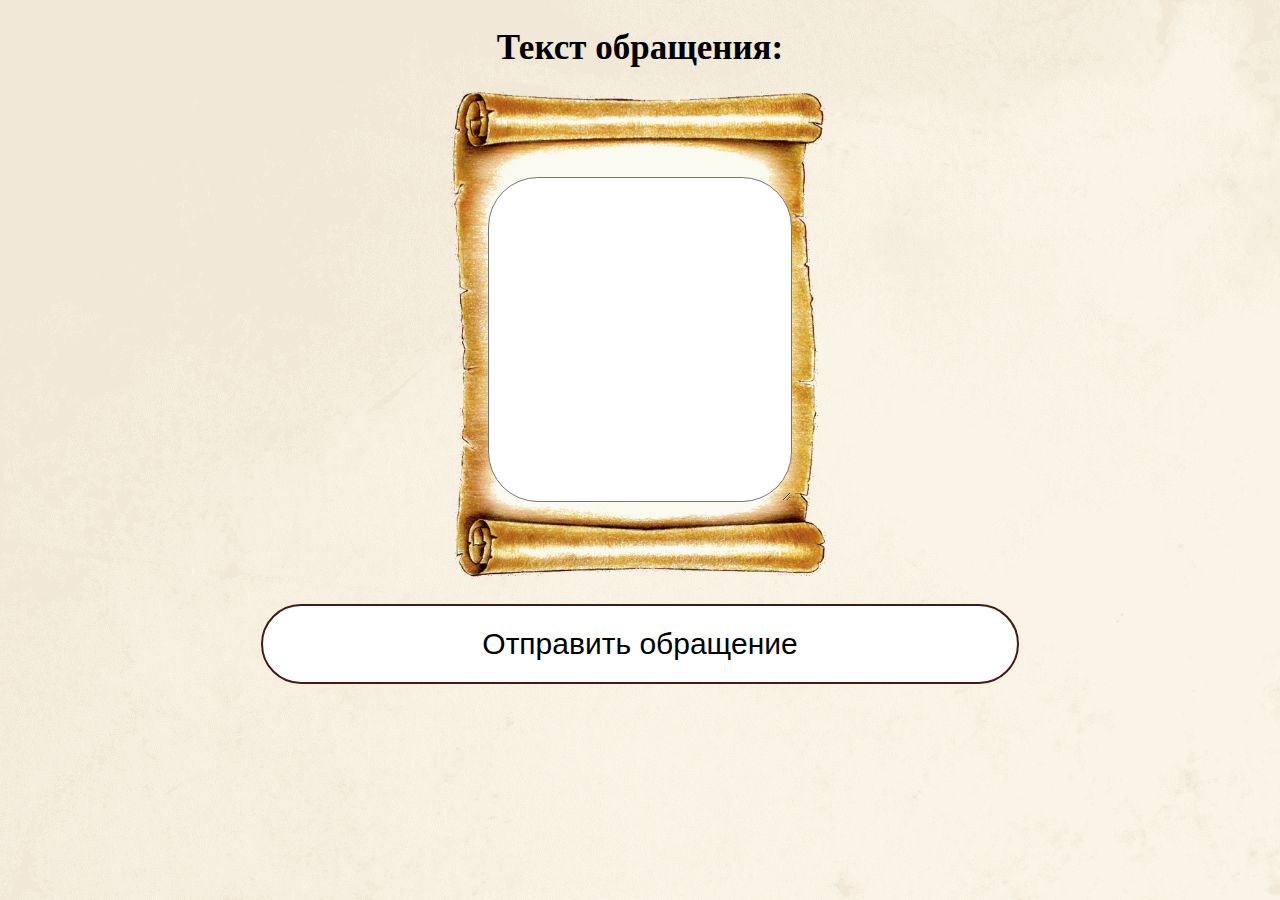
<file: demo/0/index.html>
<!DOCTYPE html>
<html>

<head>
  <meta charset="utf-8" />
  <meta http-equiv="X-UA-Compatible" content="IE=edge" />
  <title>Form</title>
  <meta name="viewport" content="width=device-width, initial-scale=1" />
  <link rel="stylesheet" type="text/css" media="screen" href="../shared/main.css" />
</head>

<body>
  <div class="form" id="main-form">
    <label for="msg">Текст обращения:</label>

    <div class="parchment">
      <textarea name="message" id="msg" cols="30" rows="5"></textarea>
    </div>

    <button id="send" class="send">Отправить обращение</button>
  </div>
  <script src="main.js"></script>
</body>

</html>
</file>
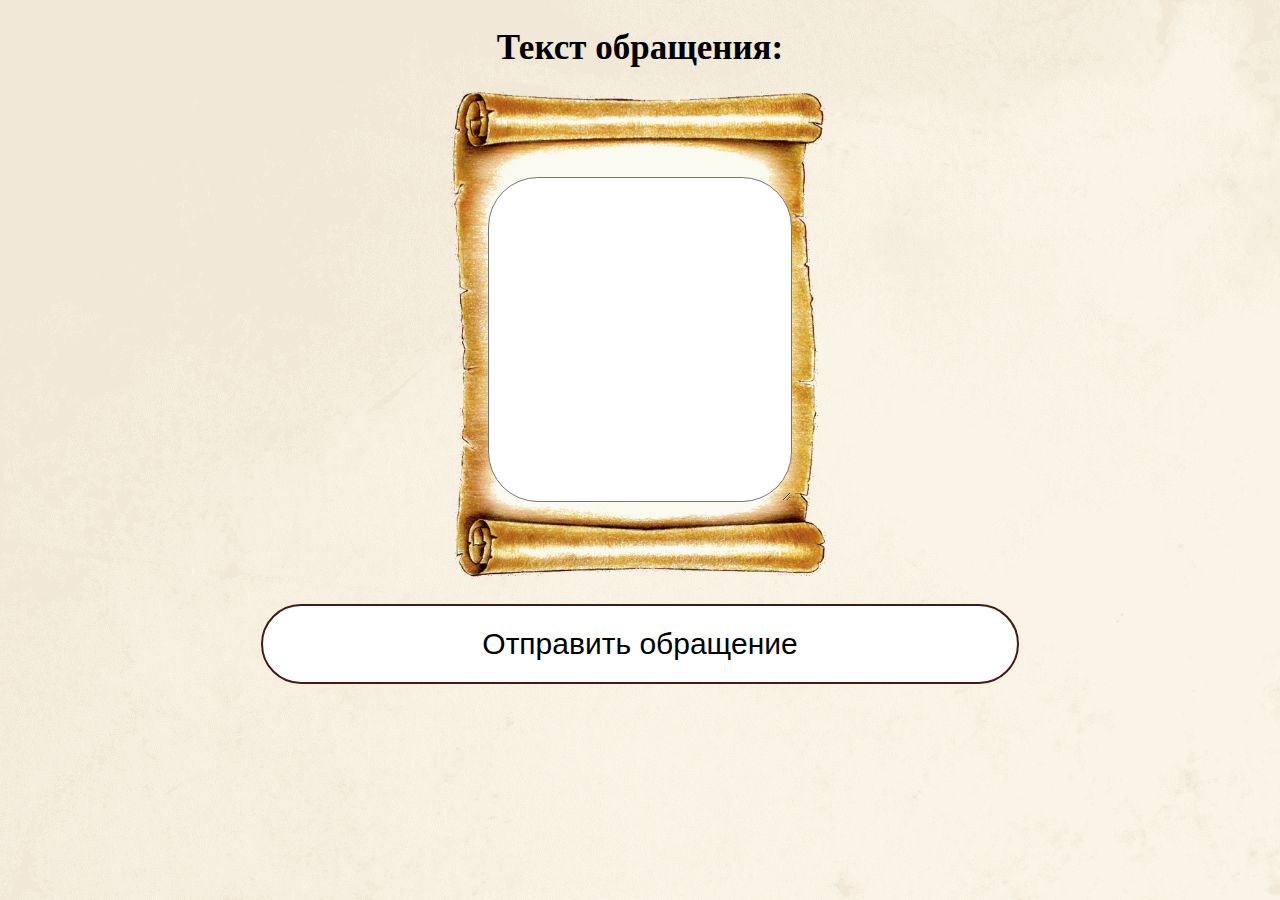
<file: demo/1/index.html>
<!DOCTYPE html>
<html>

<head>
  <meta charset="utf-8" />
  <meta http-equiv="X-UA-Compatible" content="IE=edge" />
  <title>Form</title>
  <meta name="viewport" content="width=device-width, initial-scale=1" />
  <link rel="stylesheet" type="text/css" media="screen" href="../shared/main.css" />
  <script src="../shared/dexie.js"></script>
</head>

<body>
  <div class="form" id="main-form">
    <label class="main-label" for="msg">Текст обращения:</label>
    <div class="parchment">
      <textarea name="message" id="msg" cols="30" rows="5"></textarea>
    </div>
    <button id="send" class="send">Отправить обращение</button>
  </div>
  <script src="main.js"></script>
</body>

</html>
</file>
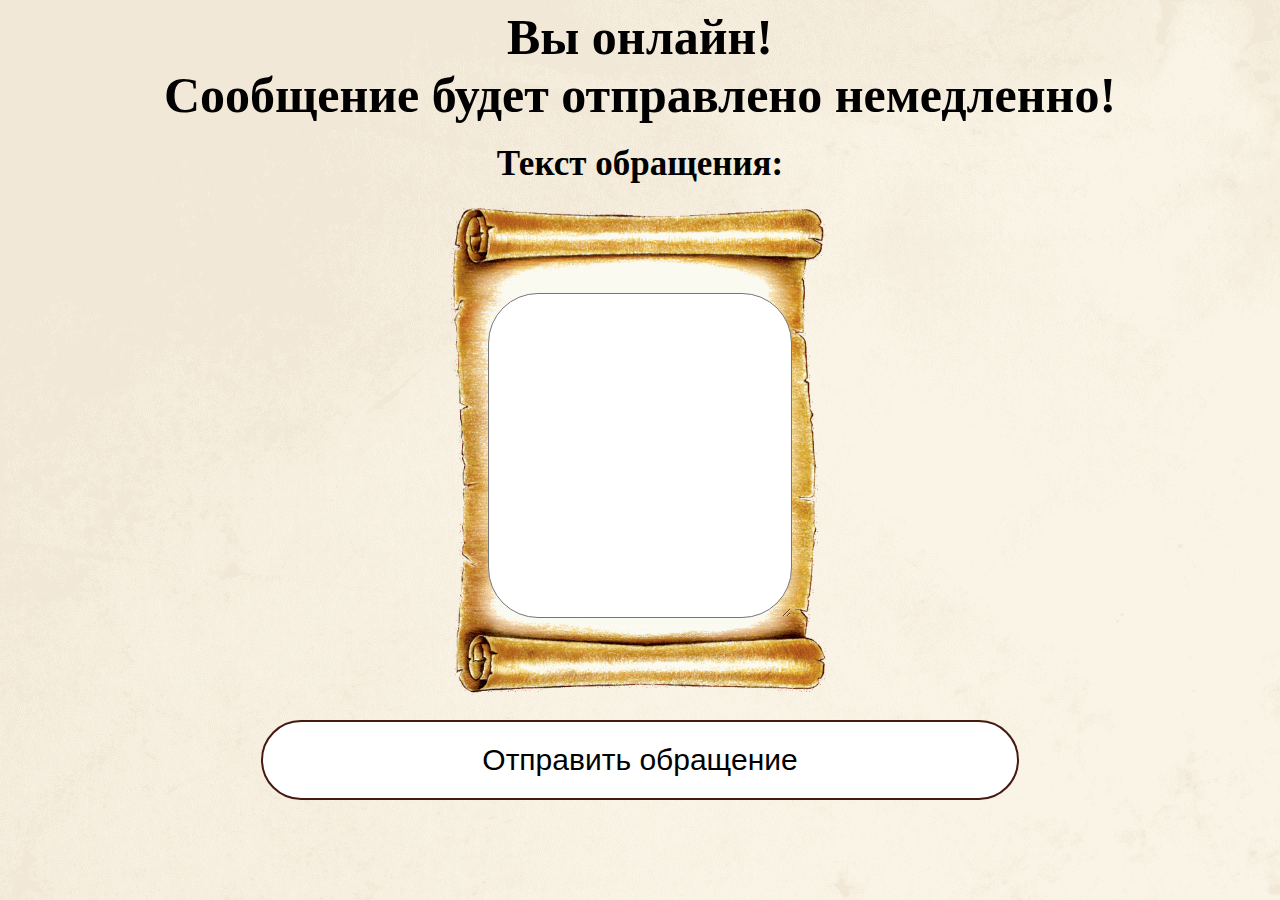
<file: demo/3/index.html>
<!DOCTYPE html>
<html>

<head>
  <meta charset="utf-8" />
  <meta http-equiv="X-UA-Compatible" content="IE=edge" />
  <title>Form</title>
  <meta name="viewport" content="width=device-width, initial-scale=1" />
  <link rel="stylesheet" type="text/css" media="screen" href="../shared/main.css" />
  <script src="../shared/dexie.js"></script>
</head>

<body>
  <h1 class="header" id="connectionStatus"></h1>
  <div class="form" id="main-form">
    <label class="main-label" for="msg">Текст обращения:</label>
    <div class="parchment">
      <textarea name="message" id="msg" cols="30" rows="5"></textarea>
    </div>
    <button id="send" class="send">Отправить обращение</button>
    <div class="offline-actions">
      <button id="reject" class="reject reject--hidden">Отменить отправку</button>
      <label id="notify-me-element" class="notify-me-element notify-me-element--hidden">
        <input type="checkbox" id="notify-me">
        Уведомить, когда будет отправлено
      </label>
    </div>
  </div>
  <script src="main.js"></script>
</body>

</html>
</file>
<file: shower/themes/ribbon/styles/styles.css>
/* Styles */

@import 'fonts.css';
@import 'shower/shower.css';
@import 'blocks/badge.css';
@import 'blocks/caption.css';
@import 'blocks/progress.css';
@import 'blocks/region.css';
@import 'slide/slide.css';
</file>
<file: demo/shared/main.css>
body {
  display: flex;
  flex-direction: column;
  align-items: center;
  background-image: url(./background.png);
}

.form {
  display: flex;
  flex-direction: column;
  width: 60%;
  font-weight: bold;
  font-size: 35px;
}

.header {
  text-align: center;
  font-size: 50px;
  margin: 0;
}

label {
  margin-top: 20px;
  text-align: center;
  margin-bottom: 16px;
}

textarea {
  font-size: 30px;
  margin-top: 10px;
  width: 40%;
  height: 65%;
  border-radius: 50px;
  padding: 55px;
  box-sizing: border-box;
}

.send {
  --height: 80px;
  margin-top: 20px;
  margin-bottom: 20px;
  padding: 5px;
  min-height: var(--height);
  font-size: 30px;
  background-color: white;
  border: 2px solid rgb(70, 25, 17);
  border-radius: calc(var(--height)/2);
  cursor: pointer;
  outline: none;
}

.send:active {
  background-color: rgba(70, 25, 17, .3);
}

.parchment {
  display: flex;
  align-items: center;
  justify-content: center;
  background-image: url(./ScrollGif_1.png);
  background-repeat: no-repeat;
  background-position: center;
  height: 500px;
  background-size: contain;
}

.notify-me-element {
  font-size: 18px;
  margin: 0;
  display: flex;
  align-items: center;
  justify-content: flex-end;
  column-gap: 10px;
  flex: 1;
}

.notify-me-element--hidden {
  display: none;
}

.offline-actions {
  display: flex;
  justify-content: space-between;
}

.reject {
  display: block;
  border-radius: 10px;
  padding: 5px 10px;
  font-size: 18px;
  cursor: pointer;
  background-color: white;
  border: 2px solid rgb(70, 25, 17);
}

.reject--hidden {
  display: none;
}
</file>
